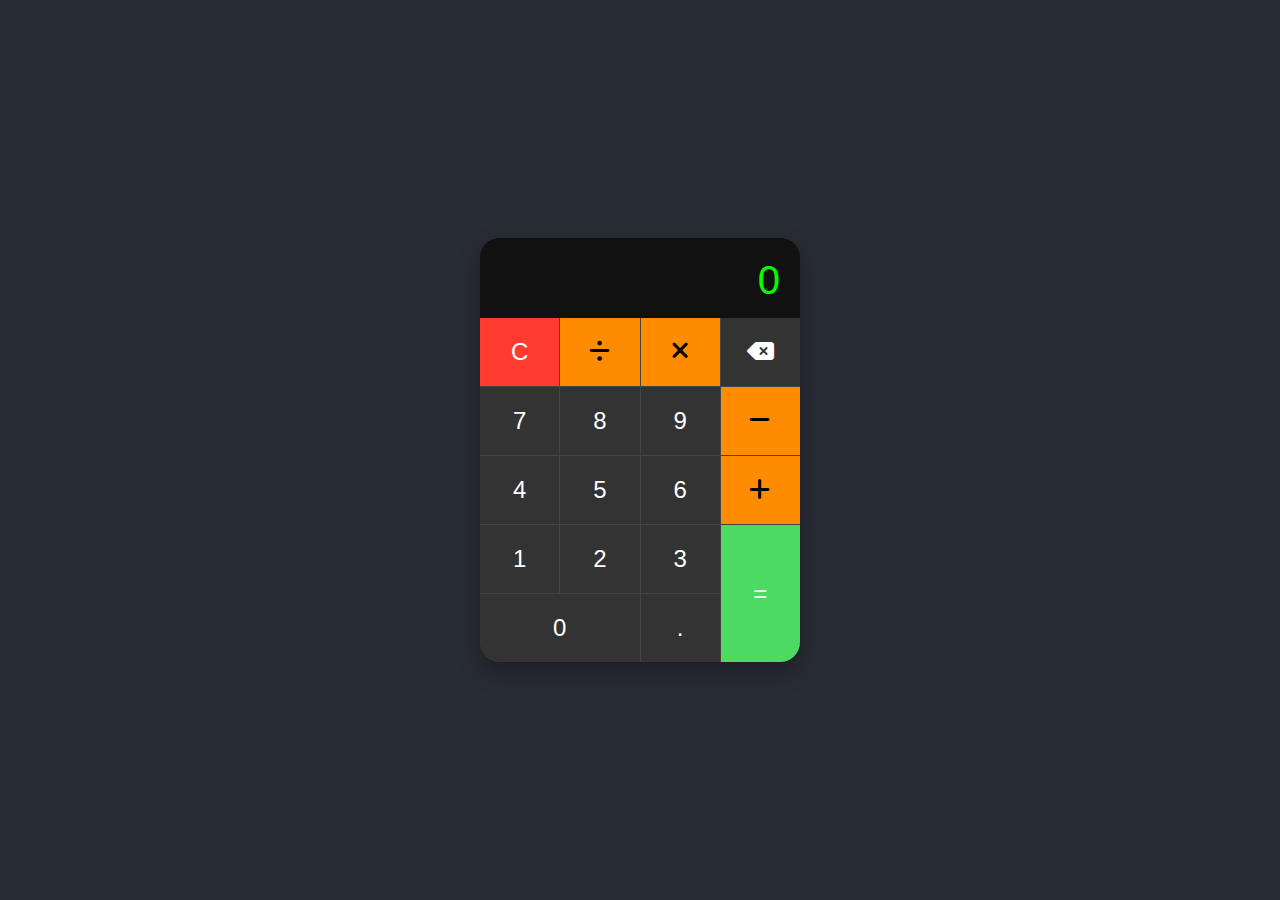
<file: Task1_Calculator/index.html>
<!DOCTYPE html>
<html lang="en">
<head>
  <meta charset="UTF-8" />
  <meta name="viewport" content="width=device-width, initial-scale=1.0"/>
  <title>Modern Calculator</title>
  <link rel="stylesheet" href="style.css" />
  <link rel="stylesheet" href="https://cdnjs.cloudflare.com/ajax/libs/font-awesome/6.5.0/css/all.min.css" />
</head>
<body>
  <div class="calculator">
    <div class="display" id="display">0</div>
    <div class="buttons">
      <button onclick="clearDisplay()" class="btn clear">C</button>
      <button onclick="appendValue('/')" class="btn operator"><i class="fas fa-divide"></i></button>
      <button onclick="appendValue('*')" class="btn operator"><i class="fas fa-times"></i></button>
      <button onclick="backspace()" class="btn"><i class="fas fa-delete-left"></i></button>

      <button onclick="appendValue('7')" class="btn">7</button>
      <button onclick="appendValue('8')" class="btn">8</button>
      <button onclick="appendValue('9')" class="btn">9</button>
      <button onclick="appendValue('-')" class="btn operator"><i class="fas fa-minus"></i></button>

      <button onclick="appendValue('4')" class="btn">4</button>
      <button onclick="appendValue('5')" class="btn">5</button>
      <button onclick="appendValue('6')" class="btn">6</button>
      <button onclick="appendValue('+')" class="btn operator"><i class="fas fa-plus"></i></button>

      <button onclick="appendValue('1')" class="btn">1</button>
      <button onclick="appendValue('2')" class="btn">2</button>
      <button onclick="appendValue('3')" class="btn">3</button>
      <button onclick="calculate()" class="btn equals">=</button>

      <button onclick="appendValue('0')" class="btn zero">0</button>
      <button onclick="appendValue('.')" class="btn">.</button>
    </div>
  </div>

  <script src="script.js"></script>
</body>
</html>
</file>
<file: Task1_Calculator/style.css>
body {
  margin: 0;
  padding: 0;
  font-family: "Segoe UI", sans-serif;
  background-color: #282c34;
  display: flex;
  justify-content: center;
  align-items: center;
  height: 100vh;
}

.calculator {
  background-color: #1e1e1e;
  border-radius: 20px;
  box-shadow: 0 10px 25px rgba(0, 0, 0, 0.3);
  overflow: hidden;
  width: 320px;
}

.display {
  background-color: #111;
  color: #0f0;
  font-size: 2.5rem;
  padding: 20px;
  text-align: right;
  height: 80px;
  box-sizing: border-box;
  overflow-x: auto;
}

.buttons {
  display: grid;
  grid-template-columns: repeat(4, 1fr);
  grid-gap: 1px;
  background-color: #444;
}

.btn {
  padding: 20px;
  font-size: 1.5rem;
  background-color: #333;
  color: white;
  border: none;
  outline: none;
  cursor: pointer;
  transition: background-color 0.2s;
}

.btn:hover {
  background-color: #555;
}

.operator {
  background-color: #ff8c00;
  color: #000;
}

.operator:hover {
  background-color: #ffa500;
}

.clear {
  background-color: #ff3b30;
}

.clear:hover {
  background-color: #ff5e57;
}

.equals {
  background-color: #4cd964;
  grid-row: span 2;
}

.equals:hover {
  background-color: #66e27f;
}

.zero {
  grid-column: span 2;
}
</file>
